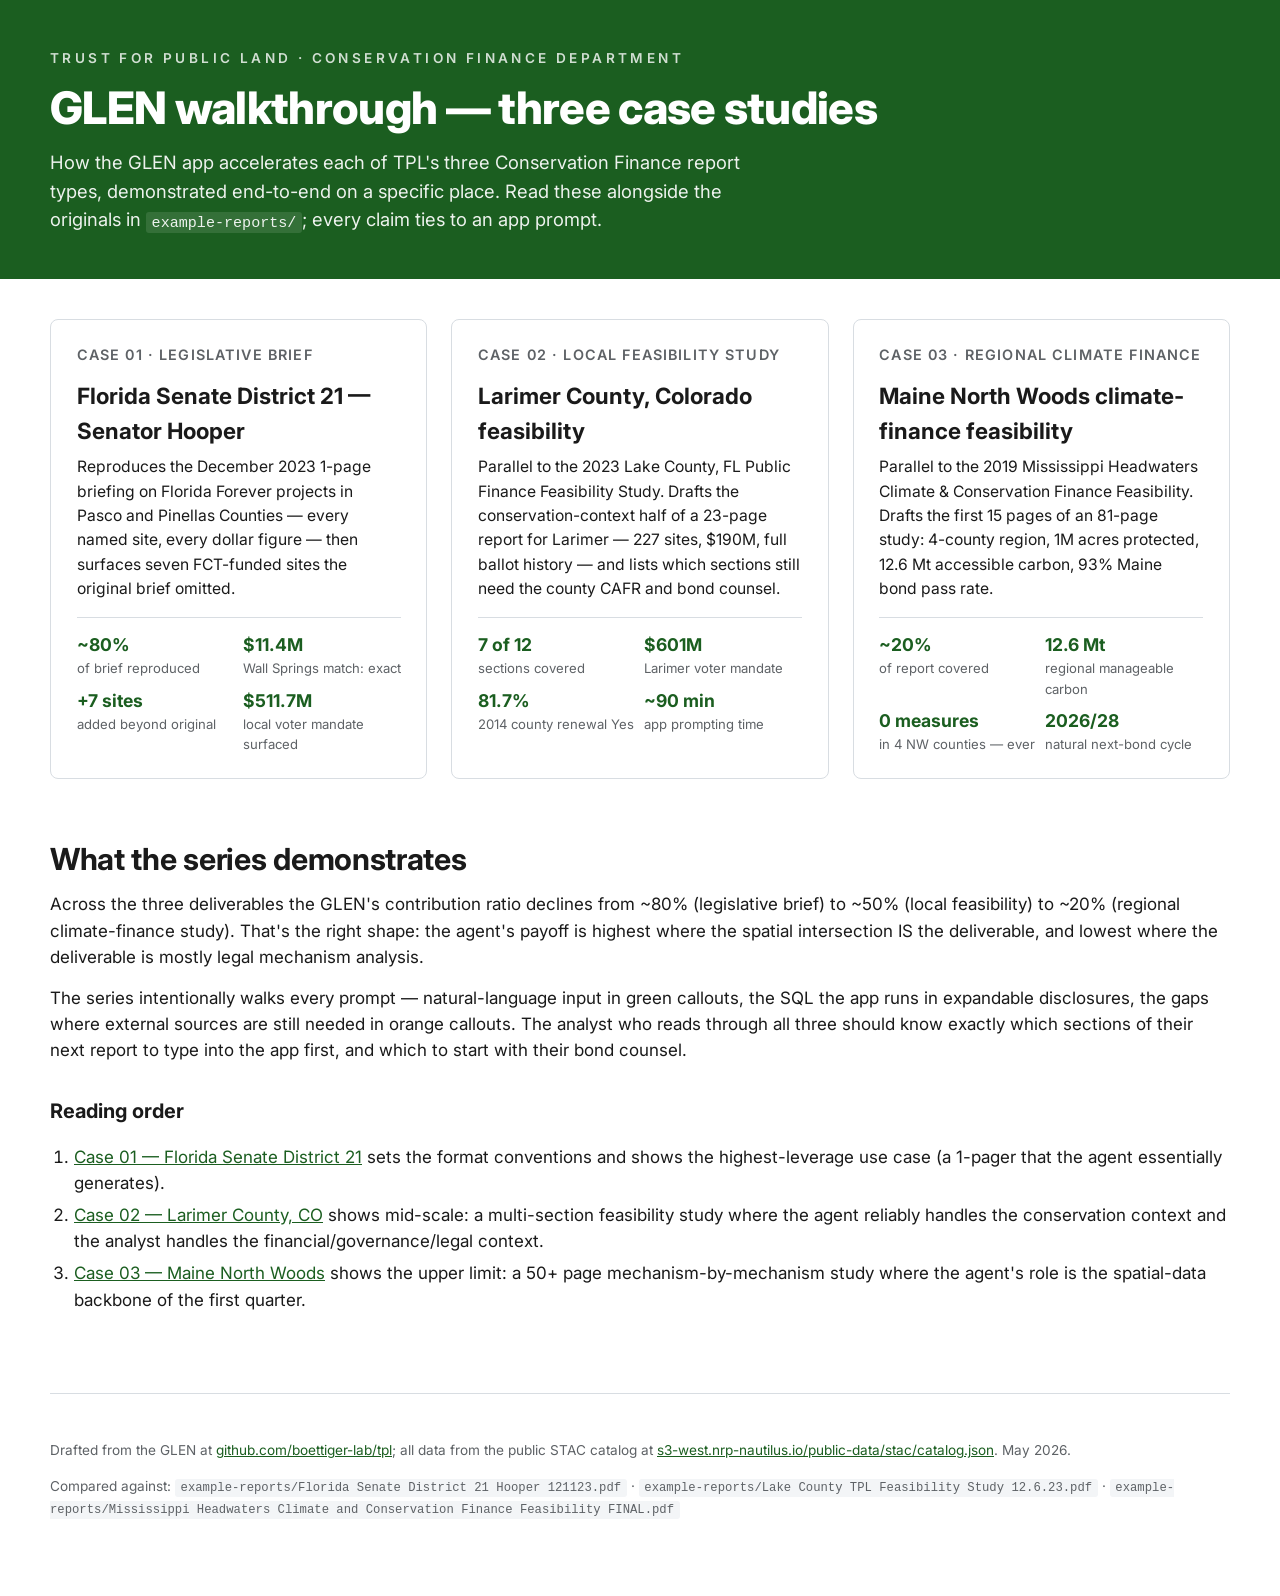
<file: case-studies/index.html>
<!doctype html>
<html lang="en">
<head>
<meta charset="utf-8">
<meta name="viewport" content="width=device-width, initial-scale=1">
<title>GLEN Walkthrough — Case Study Series</title>
<link href="https://fonts.googleapis.com/css2?family=Inter:wght@400;500;600;700;800&display=swap" rel="stylesheet">
<link rel="stylesheet" href="assets/walkthrough.css">
<style>
  .grid { display: grid; grid-template-columns: repeat(auto-fit, minmax(330px, 1fr));
          gap: 1.5rem; margin: 2.5rem 0 4rem; }
  .card { border: 1px solid var(--tpl-rule); border-radius: 8px; padding: 1.5rem 1.6rem;
          background: var(--tpl-bg); transition: box-shadow .15s, transform .15s; }
  .card:hover { box-shadow: 0 6px 20px rgba(0,0,0,.07); transform: translateY(-2px); }
  .card h3 { margin: 0 0 .4rem; font-size: 1.4rem; color: var(--tpl-ink); }
  .card h3 a { color: inherit; text-decoration: none; }
  .card .place { color: var(--tpl-muted); font-size: .9rem;
                 text-transform: uppercase; letter-spacing: .08em;
                 margin: 0 0 .8rem; font-weight: 600; }
  .card p { margin: .4rem 0; font-size: .98rem; }
  .card .stats { margin: 1rem 0 0; padding-top: .8rem;
                 border-top: 1px solid var(--tpl-rule);
                 display: grid; grid-template-columns: 1fr 1fr; gap: .5rem;
                 font-size: .82rem; color: var(--tpl-muted); }
  .card .stats b { color: var(--tpl-green); font-size: 1.1rem; display: block; }
</style>
</head>
<body>

<header class="banner">
  <div class="page">
    <div class="eyebrow">Trust for Public Land · Conservation Finance Department</div>
    <h1>GLEN walkthrough — three case studies</h1>
    <p>How the GLEN app accelerates each of TPL's three Conservation
       Finance report types, demonstrated end-to-end on a specific place.
       Read these alongside the originals in <code>example-reports/</code>;
       every claim ties to an app prompt.</p>
  </div>
</header>

<main class="page">

<div class="grid">
  <div class="card">
    <p class="place">Case 01 · Legislative brief</p>
    <h3><a href="florida-sd21.html">Florida Senate District 21 — Senator Hooper</a></h3>
    <p>Reproduces the December 2023 1-page briefing on Florida Forever
       projects in Pasco and Pinellas Counties — every named site, every
       dollar figure — then surfaces seven FCT-funded sites the original
       brief omitted.</p>
    <div class="stats">
      <div><b>~80%</b>of brief reproduced</div>
      <div><b>$11.4M</b>Wall Springs match: exact</div>
      <div><b>+7 sites</b>added beyond original</div>
      <div><b>$511.7M</b>local voter mandate surfaced</div>
    </div>
  </div>

  <div class="card">
    <p class="place">Case 02 · Local feasibility study</p>
    <h3><a href="larimer-co.html">Larimer County, Colorado feasibility</a></h3>
    <p>Parallel to the 2023 Lake County, FL Public Finance Feasibility
       Study.  Drafts the conservation-context half of a 23-page report
       for Larimer — 227 sites, $190M, full ballot history — and lists
       which sections still need the county CAFR and bond counsel.</p>
    <div class="stats">
      <div><b>7 of 12</b>sections covered</div>
      <div><b>$601M</b>Larimer voter mandate</div>
      <div><b>81.7%</b>2014 county renewal Yes</div>
      <div><b>~90 min</b>app prompting time</div>
    </div>
  </div>

  <div class="card">
    <p class="place">Case 03 · Regional climate finance</p>
    <h3><a href="maine-northwoods.html">Maine North Woods climate-finance feasibility</a></h3>
    <p>Parallel to the 2019 Mississippi Headwaters Climate &amp;
       Conservation Finance Feasibility.  Drafts the first 15 pages
       of an 81-page study: 4-county region, 1M acres protected,
       12.6 Mt accessible carbon, 93% Maine bond pass rate.</p>
    <div class="stats">
      <div><b>~20%</b>of report covered</div>
      <div><b>12.6 Mt</b>regional manageable carbon</div>
      <div><b>0 measures</b>in 4 NW counties — ever</div>
      <div><b>2026/28</b>natural next-bond cycle</div>
    </div>
  </div>
</div>

<h2 style="border:none; padding-top:0;">What the series demonstrates</h2>
<p>Across the three deliverables the GLEN's contribution ratio
declines from ~80% (legislative brief) to ~50% (local feasibility) to
~20% (regional climate-finance study).  That's the right shape: the
agent's payoff is highest where the spatial intersection IS the
deliverable, and lowest where the deliverable is mostly legal mechanism
analysis.</p>

<p>The series intentionally walks every prompt — natural-language input
in green callouts, the SQL the app runs in expandable disclosures, the
gaps where external sources are still needed in orange callouts.  The
analyst who reads through all three should know exactly which sections
of their next report to type into the app first, and which to start
with their bond counsel.</p>

<h3>Reading order</h3>
<ol>
  <li><a href="florida-sd21.html">Case 01 — Florida Senate District 21</a>
      sets the format conventions and shows the highest-leverage
      use case (a 1-pager that the agent essentially generates).</li>
  <li><a href="larimer-co.html">Case 02 — Larimer County, CO</a>
      shows mid-scale: a multi-section feasibility study where the
      agent reliably handles the conservation context and the analyst
      handles the financial/governance/legal context.</li>
  <li><a href="maine-northwoods.html">Case 03 — Maine North Woods</a>
      shows the upper limit: a 50+ page mechanism-by-mechanism study
      where the agent's role is the spatial-data backbone of the
      first quarter.</li>
</ol>

<footer class="foot" style="margin-top:5rem">
  <p>Drafted from the GLEN at
     <a href="https://github.com/boettiger-lab/tpl">github.com/boettiger-lab/tpl</a>;
     all data from the public STAC catalog at
     <a href="https://s3-west.nrp-nautilus.io/public-data/stac/catalog.json">s3-west.nrp-nautilus.io/public-data/stac/catalog.json</a>.
     May 2026.</p>
  <p>Compared against:
     <code>example-reports/Florida Senate District 21 Hooper 121123.pdf</code> ·
     <code>example-reports/Lake County TPL Feasibility Study 12.6.23.pdf</code> ·
     <code>example-reports/Mississippi Headwaters Climate and Conservation Finance Feasibility FINAL.pdf</code>
  </p>
</footer>

</main>

</body>
</html>
</file>
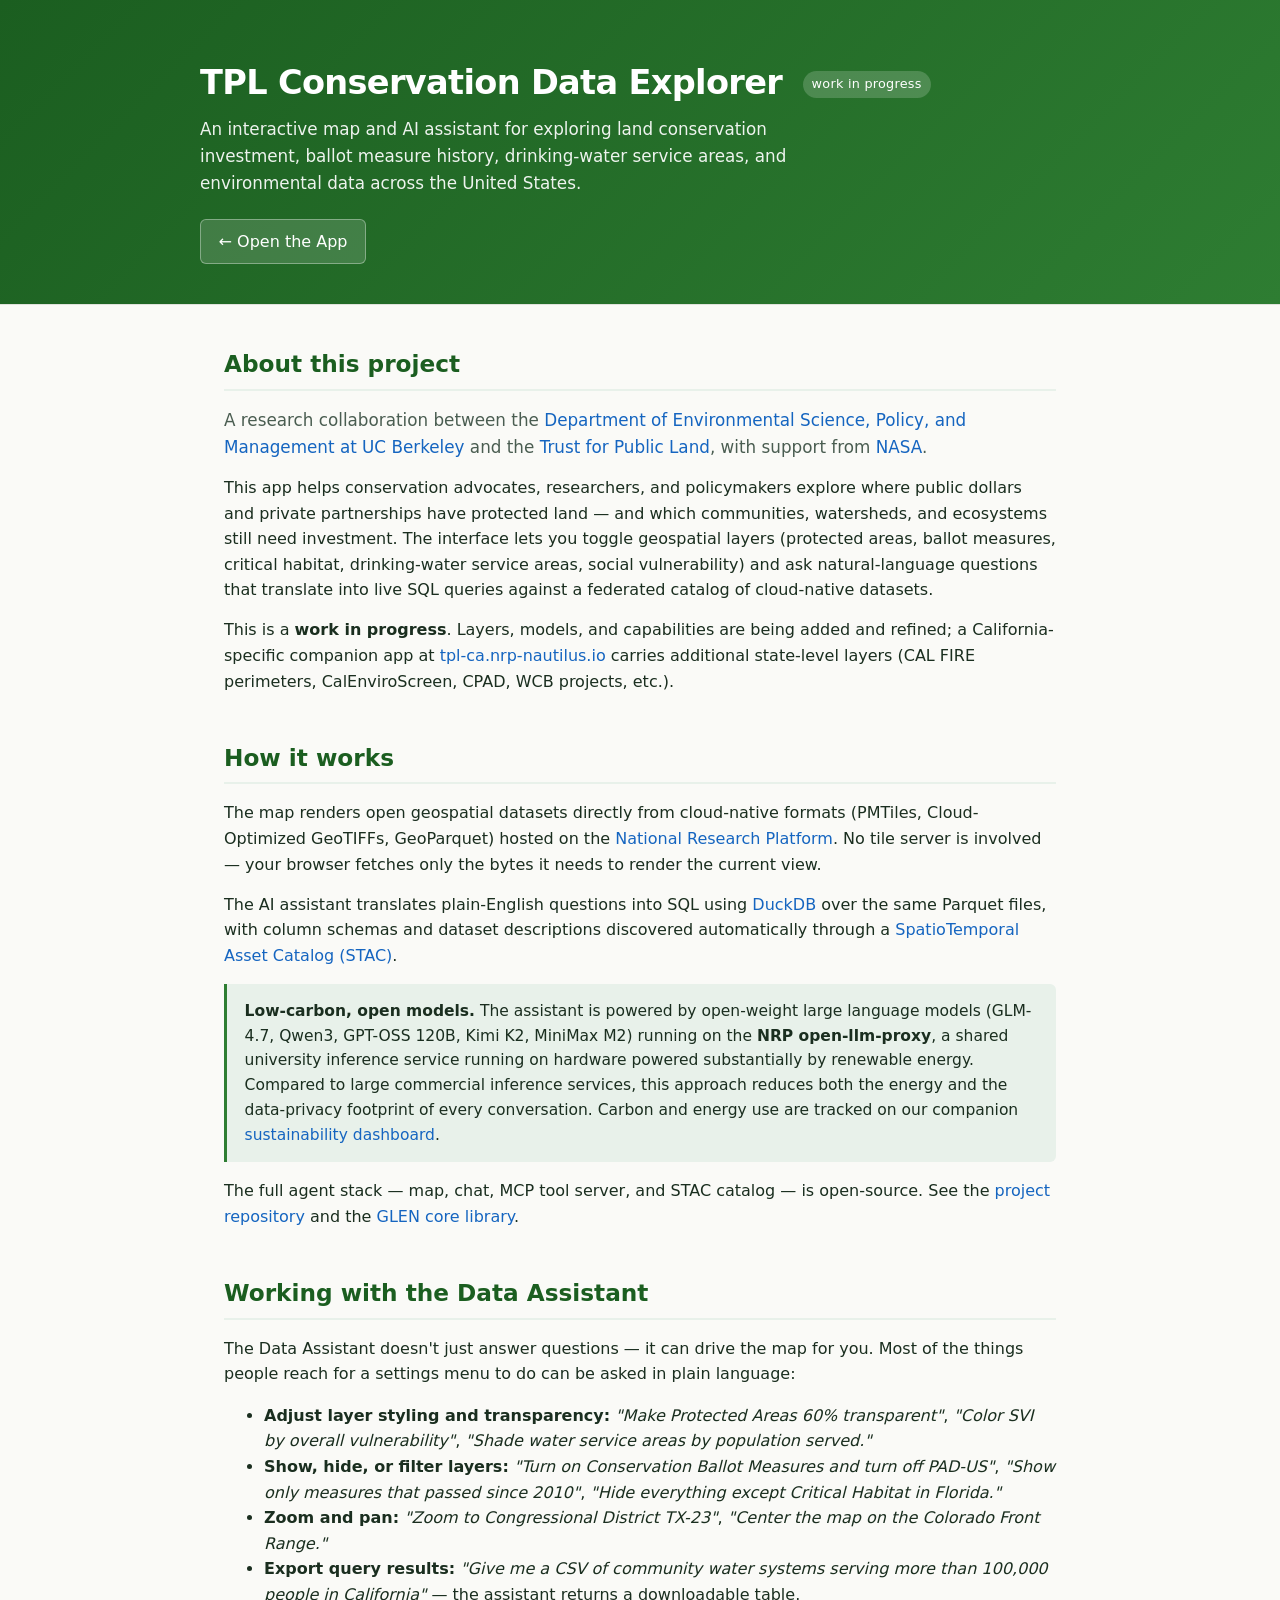
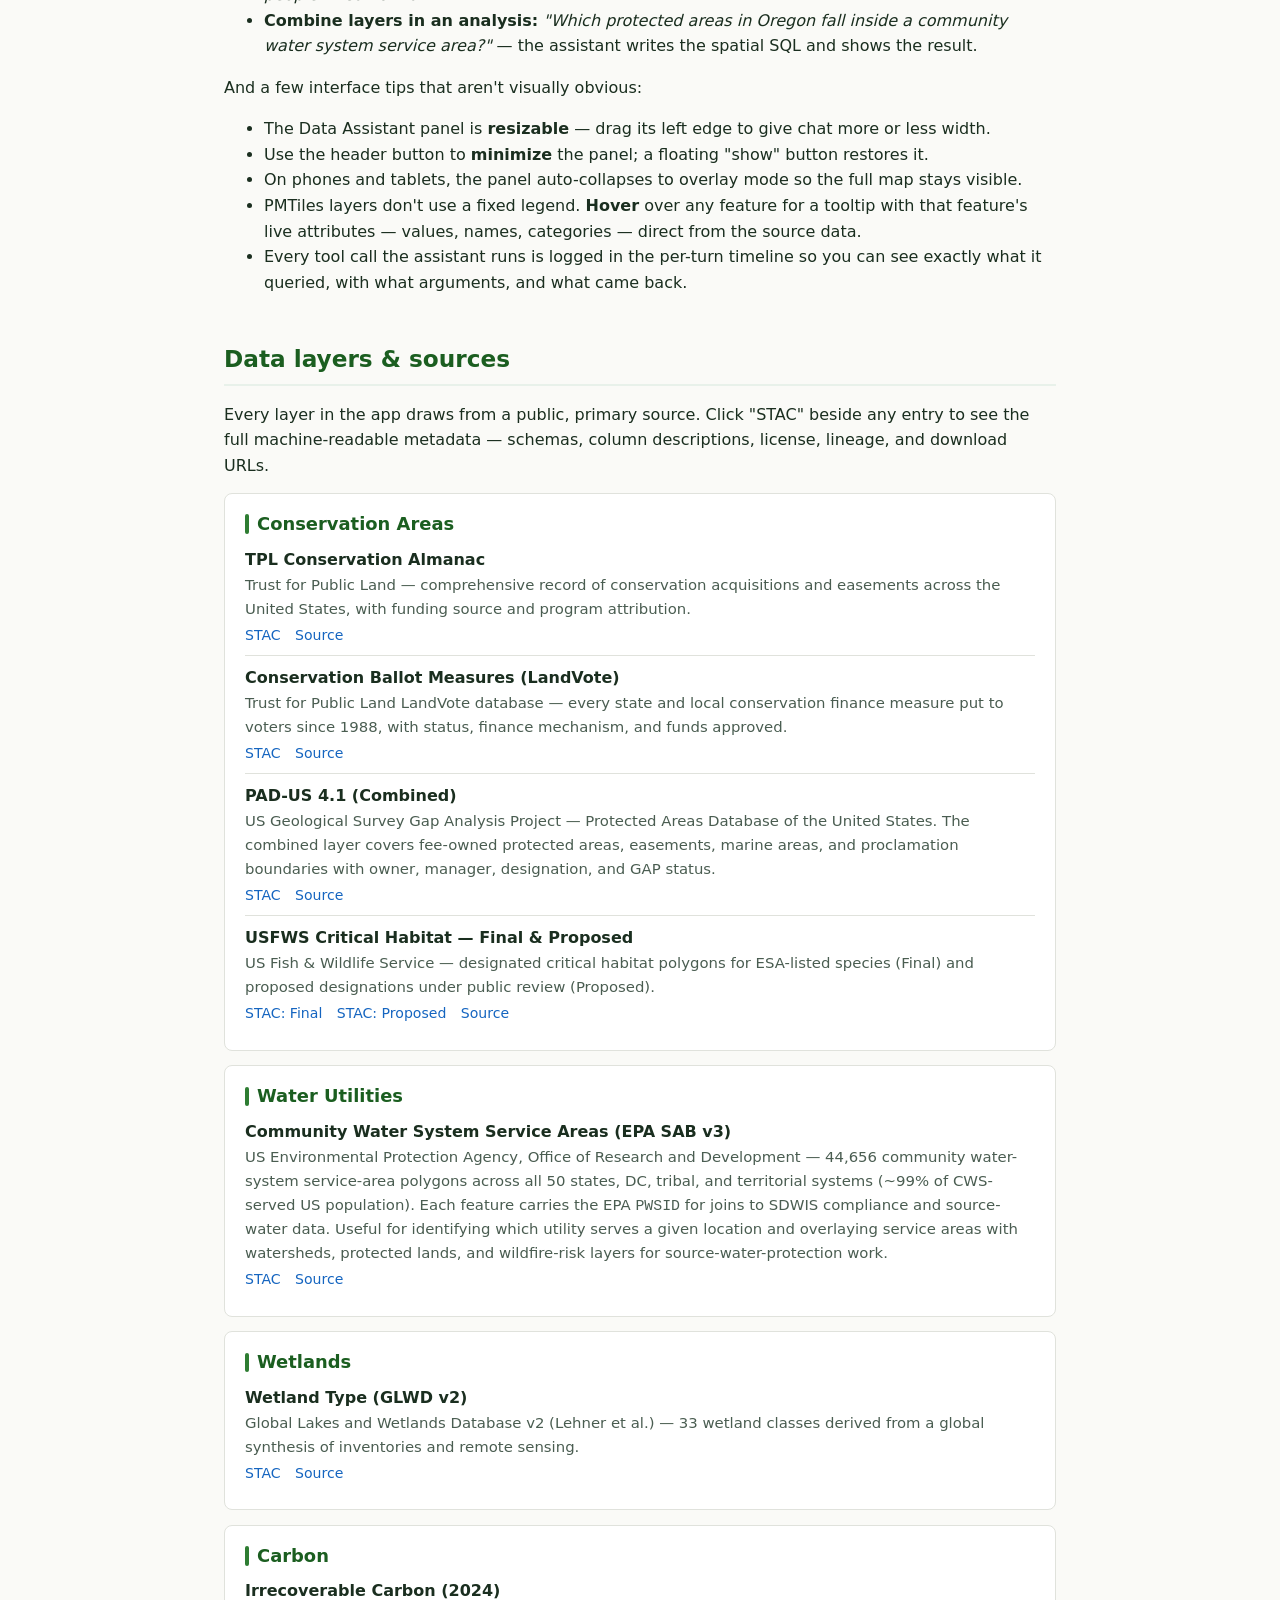
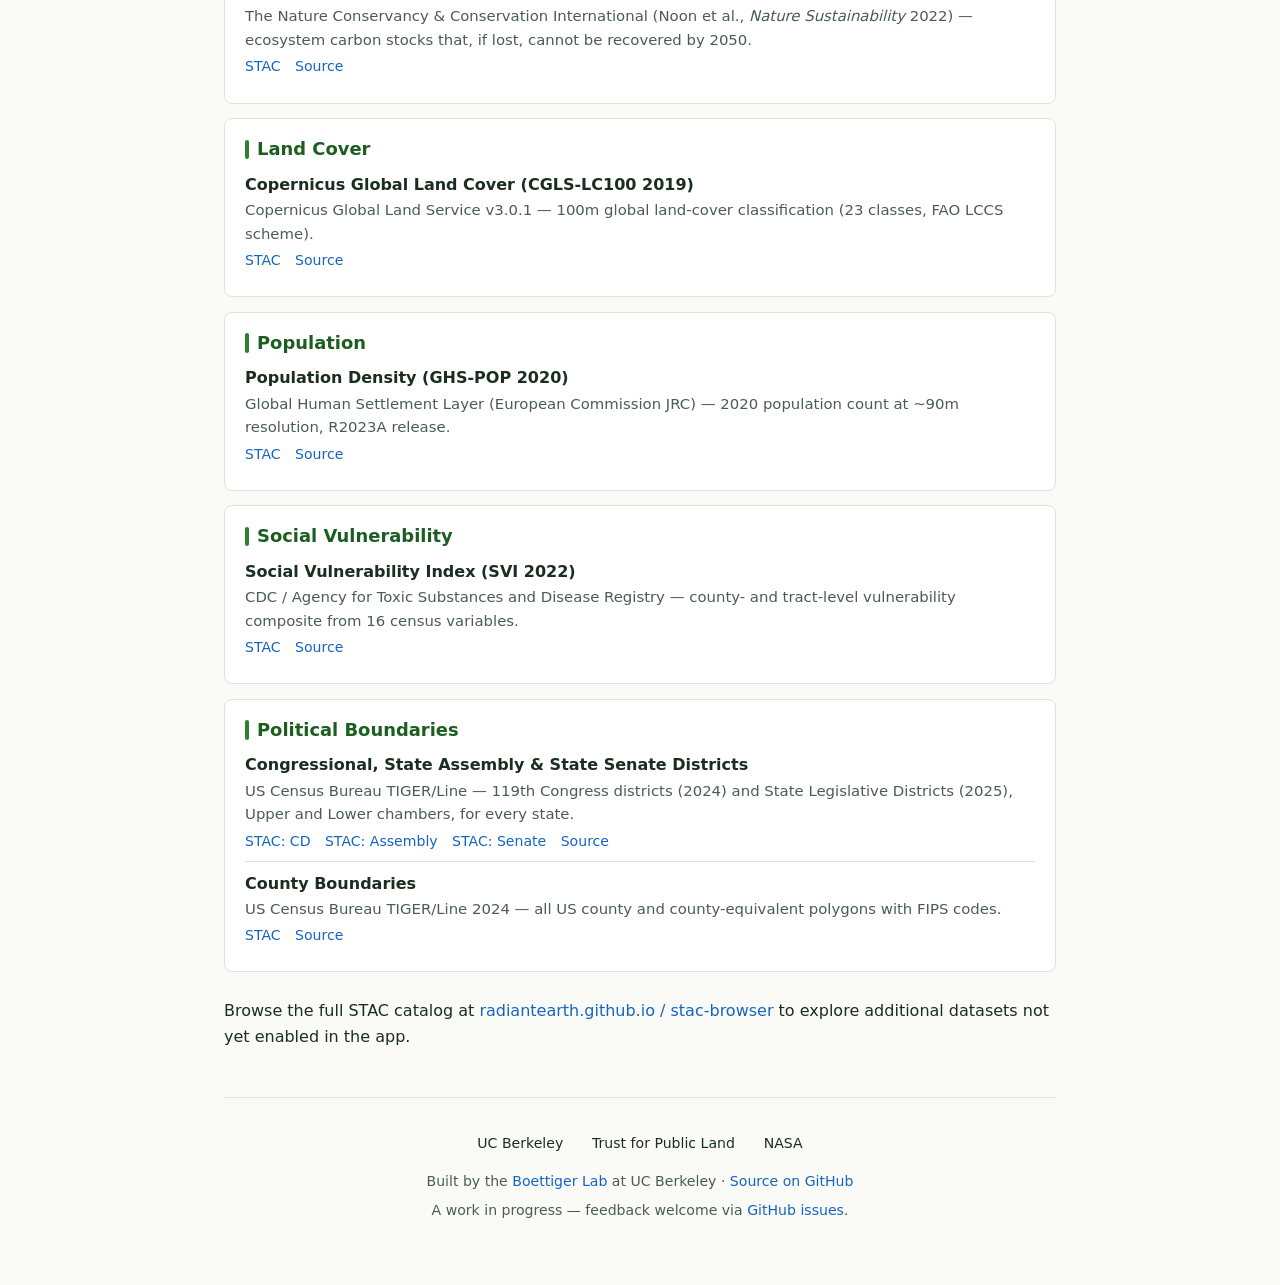
<file: docs.html>
<!DOCTYPE html>
<html lang="en">
<head>
<meta charset="UTF-8">
<meta name="viewport" content="width=device-width, initial-scale=1.0">
<title>About — TPL Conservation Data Explorer</title>
<style>
:root {
    --ink: #1a2e1f;
    --ink-soft: #4a5d51;
    --paper: #fafaf7;
    --rule: #e0e2dc;
    --accent: #2e7d32;
    --accent-dark: #1b5e20;
    --accent-soft: #e8f1ea;
    --link: #1565c0;
    --max: 880px;
}

* { box-sizing: border-box; }

html, body {
    margin: 0;
    padding: 0;
    background: var(--paper);
    color: var(--ink);
    font-family: -apple-system, BlinkMacSystemFont, "Segoe UI", system-ui, sans-serif;
    font-size: 16px;
    line-height: 1.6;
}

a { color: var(--link); text-decoration: none; }
a:hover { text-decoration: underline; }

header.hero {
    background: linear-gradient(135deg, var(--accent-dark) 0%, var(--accent) 100%);
    color: #fff;
    padding: 3.5rem 1.5rem 2.5rem;
    border-bottom: 1px solid var(--rule);
}
.hero-inner {
    max-width: var(--max);
    margin: 0 auto;
}
.hero h1 {
    font-size: 2.1rem;
    margin: 0 0 0.4rem 0;
    font-weight: 600;
    letter-spacing: -0.02em;
}
.hero .tag {
    font-size: 1.05rem;
    opacity: 0.92;
    margin: 0 0 1.4rem 0;
    max-width: 60ch;
}
.hero .cta {
    display: inline-block;
    background: rgba(255,255,255,0.15);
    color: #fff;
    padding: 0.55rem 1.1rem;
    border-radius: 6px;
    border: 1px solid rgba(255,255,255,0.35);
    font-weight: 500;
    transition: background 0.15s;
}
.hero .cta:hover { background: rgba(255,255,255,0.28); text-decoration: none; }
.hero .badge {
    display: inline-block;
    margin-left: 0.6rem;
    padding: 0.18rem 0.55rem;
    border-radius: 999px;
    background: rgba(255,255,255,0.18);
    font-size: 0.8rem;
    font-weight: 500;
    letter-spacing: 0.02em;
    vertical-align: middle;
}

main {
    max-width: var(--max);
    margin: 0 auto;
    padding: 2.5rem 1.5rem 4rem;
}

section { margin-bottom: 2.8rem; }

h2 {
    font-size: 1.45rem;
    color: var(--accent-dark);
    border-bottom: 2px solid var(--accent-soft);
    padding-bottom: 0.4rem;
    margin: 0 0 1rem 0;
    font-weight: 600;
}
h3 {
    font-size: 1.12rem;
    color: var(--ink);
    margin: 1.4rem 0 0.5rem 0;
    font-weight: 600;
}
p { margin: 0.5rem 0 0.9rem; }
p.lede { font-size: 1.05rem; color: var(--ink-soft); }

.layer-group {
    background: #fff;
    border: 1px solid var(--rule);
    border-radius: 8px;
    padding: 1rem 1.25rem;
    margin: 0.9rem 0;
}
.layer-group h3 {
    margin-top: 0;
    color: var(--accent-dark);
    display: flex;
    align-items: center;
    gap: 0.5rem;
}
.layer-group h3::before {
    content: "";
    display: inline-block;
    width: 4px;
    height: 1.1em;
    background: var(--accent);
    border-radius: 2px;
}
.layer {
    padding: 0.55rem 0;
    border-top: 1px solid var(--rule);
}
.layer:first-of-type { border-top: 0; padding-top: 0; }
.layer .name {
    font-weight: 600;
    color: var(--ink);
}
.layer .source {
    color: var(--ink-soft);
    font-size: 0.93rem;
    margin: 0.1rem 0 0.15rem;
}
.layer .links {
    font-size: 0.88rem;
}
.layer .links a { margin-right: 0.9rem; }

.callout {
    background: var(--accent-soft);
    border-left: 3px solid var(--accent);
    padding: 0.9rem 1.1rem;
    border-radius: 0 6px 6px 0;
    margin: 1rem 0;
    font-size: 0.97rem;
}

.foot {
    text-align: center;
    color: var(--ink-soft);
    font-size: 0.88rem;
    margin-top: 3rem;
    padding-top: 1.5rem;
    border-top: 1px solid var(--rule);
}
.foot .partners {
    display: flex;
    justify-content: center;
    gap: 1.8rem;
    flex-wrap: wrap;
    margin: 0.6rem 0 1rem;
    font-weight: 500;
    color: var(--ink);
}

@media (max-width: 600px) {
    .hero h1 { font-size: 1.6rem; }
    main { padding: 1.5rem 1rem 3rem; }
    h2 { font-size: 1.2rem; }
}
</style>
</head>
<body>

<header class="hero">
    <div class="hero-inner">
        <h1>TPL Conservation Data Explorer
            <span class="badge">work in progress</span>
        </h1>
        <p class="tag">An interactive map and AI assistant for exploring land conservation investment, ballot measure history, drinking-water service areas, and environmental data across the United States.</p>
        <a href="/" class="cta">← Open the App</a>
    </div>
</header>

<main>

<section>
    <h2>About this project</h2>
    <p class="lede">A research collaboration between the <a href="https://espm.berkeley.edu" target="_blank" rel="noopener">Department of Environmental Science, Policy, and Management at UC Berkeley</a> and the <a href="https://www.tpl.org" target="_blank" rel="noopener">Trust for Public Land</a>, with support from <a href="https://www.nasa.gov" target="_blank" rel="noopener">NASA</a>.</p>
    <p>This app helps conservation advocates, researchers, and policymakers explore where public dollars and private partnerships have protected land — and which communities, watersheds, and ecosystems still need investment. The interface lets you toggle geospatial layers (protected areas, ballot measures, critical habitat, drinking-water service areas, social vulnerability) and ask natural-language questions that translate into live SQL queries against a federated catalog of cloud-native datasets.</p>
    <p>This is a <strong>work in progress</strong>. Layers, models, and capabilities are being added and refined; a California-specific companion app at <a href="https://tpl-ca.nrp-nautilus.io" target="_blank" rel="noopener">tpl-ca.nrp-nautilus.io</a> carries additional state-level layers (CAL FIRE perimeters, CalEnviroScreen, CPAD, WCB projects, etc.).</p>
</section>

<section>
    <h2>How it works</h2>
    <p>The map renders open geospatial datasets directly from cloud-native formats (PMTiles, Cloud-Optimized GeoTIFFs, GeoParquet) hosted on the <a href="https://nrp.ai" target="_blank" rel="noopener">National Research Platform</a>. No tile server is involved — your browser fetches only the bytes it needs to render the current view.</p>
    <p>The AI assistant translates plain-English questions into SQL using <a href="https://duckdb.org" target="_blank" rel="noopener">DuckDB</a> over the same Parquet files, with column schemas and dataset descriptions discovered automatically through a <a href="https://stacspec.org" target="_blank" rel="noopener">SpatioTemporal Asset Catalog (STAC)</a>.</p>

    <div class="callout">
        <strong>Low-carbon, open models.</strong> The assistant is powered by open-weight large language models (GLM-4.7, Qwen3, GPT-OSS 120B, Kimi K2, MiniMax M2) running on the <strong>NRP open-llm-proxy</strong>, a shared university inference service running on hardware powered substantially by renewable energy. Compared to large commercial inference services, this approach reduces both the energy and the data-privacy footprint of every conversation. Carbon and energy use are tracked on our companion <a href="https://carbon-dashboard.nrp-nautilus.io" target="_blank" rel="noopener">sustainability dashboard</a>.
    </div>

    <p>The full agent stack — map, chat, MCP tool server, and STAC catalog — is open-source. See the <a href="https://github.com/boettiger-lab/tpl" target="_blank" rel="noopener">project repository</a> and the <a href="https://github.com/SchmidtDSE/glen" target="_blank" rel="noopener">GLEN core library</a>.</p>
</section>

<section>
    <h2>Working with the Data Assistant</h2>
    <p>The Data Assistant doesn't just answer questions — it can drive the map for you. Most of the things people reach for a settings menu to do can be asked in plain language:</p>
    <ul>
        <li><strong>Adjust layer styling and transparency:</strong> <em>"Make Protected Areas 60% transparent"</em>, <em>"Color SVI by overall vulnerability"</em>, <em>"Shade water service areas by population served."</em></li>
        <li><strong>Show, hide, or filter layers:</strong> <em>"Turn on Conservation Ballot Measures and turn off PAD-US"</em>, <em>"Show only measures that passed since 2010"</em>, <em>"Hide everything except Critical Habitat in Florida."</em></li>
        <li><strong>Zoom and pan:</strong> <em>"Zoom to Congressional District TX-23"</em>, <em>"Center the map on the Colorado Front Range."</em></li>
        <li><strong>Export query results:</strong> <em>"Give me a CSV of community water systems serving more than 100,000 people in California"</em> — the assistant returns a downloadable table.</li>
        <li><strong>Combine layers in an analysis:</strong> <em>"Which protected areas in Oregon fall inside a community water system service area?"</em> — the assistant writes the spatial SQL and shows the result.</li>
    </ul>
    <p>And a few interface tips that aren't visually obvious:</p>
    <ul>
        <li>The Data Assistant panel is <strong>resizable</strong> — drag its left edge to give chat more or less width.</li>
        <li>Use the header button to <strong>minimize</strong> the panel; a floating "show" button restores it.</li>
        <li>On phones and tablets, the panel auto-collapses to overlay mode so the full map stays visible.</li>
        <li>PMTiles layers don't use a fixed legend. <strong>Hover</strong> over any feature for a tooltip with that feature's live attributes — values, names, categories — direct from the source data.</li>
        <li>Every tool call the assistant runs is logged in the per-turn timeline so you can see exactly what it queried, with what arguments, and what came back.</li>
    </ul>
</section>

<section>
    <h2>Data layers &amp; sources</h2>
    <p>Every layer in the app draws from a public, primary source. Click "STAC" beside any entry to see the full machine-readable metadata — schemas, column descriptions, license, lineage, and download URLs.</p>

    <div class="layer-group">
        <h3>Conservation Areas</h3>
        <div class="layer">
            <div class="name">TPL Conservation Almanac</div>
            <div class="source">Trust for Public Land — comprehensive record of conservation acquisitions and easements across the United States, with funding source and program attribution.</div>
            <div class="links"><a href="https://radiantearth.github.io/stac-browser/#/external/s3-west.nrp-nautilus.io/public-tpl/conservation-almanac-2024-sites/stac-collection.json" target="_blank" rel="noopener">STAC</a><a href="https://www.tpl.org/conservation-almanac" target="_blank" rel="noopener">Source</a></div>
        </div>
        <div class="layer">
            <div class="name">Conservation Ballot Measures (LandVote)</div>
            <div class="source">Trust for Public Land LandVote database — every state and local conservation finance measure put to voters since 1988, with status, finance mechanism, and funds approved.</div>
            <div class="links"><a href="https://radiantearth.github.io/stac-browser/#/external/s3-west.nrp-nautilus.io/public-tpl/landvote/stac-collection.json" target="_blank" rel="noopener">STAC</a><a href="https://landvote.org" target="_blank" rel="noopener">Source</a></div>
        </div>
        <div class="layer">
            <div class="name">PAD-US 4.1 (Combined)</div>
            <div class="source">US Geological Survey Gap Analysis Project — Protected Areas Database of the United States. The combined layer covers fee-owned protected areas, easements, marine areas, and proclamation boundaries with owner, manager, designation, and GAP status.</div>
            <div class="links"><a href="https://radiantearth.github.io/stac-browser/#/external/s3-west.nrp-nautilus.io/public-padus/padus-4-1/combined/stac-collection.json" target="_blank" rel="noopener">STAC</a><a href="https://www.usgs.gov/programs/gap-analysis-project/science/protected-areas" target="_blank" rel="noopener">Source</a></div>
        </div>
        <div class="layer">
            <div class="name">USFWS Critical Habitat — Final &amp; Proposed</div>
            <div class="source">US Fish &amp; Wildlife Service — designated critical habitat polygons for ESA-listed species (Final) and proposed designations under public review (Proposed).</div>
            <div class="links"><a href="https://radiantearth.github.io/stac-browser/#/external/s3-west.nrp-nautilus.io/public-usfws/critical-habitat/final/stac-collection.json" target="_blank" rel="noopener">STAC: Final</a><a href="https://radiantearth.github.io/stac-browser/#/external/s3-west.nrp-nautilus.io/public-usfws/critical-habitat/proposed/stac-collection.json" target="_blank" rel="noopener">STAC: Proposed</a><a href="https://www.fws.gov/program/endangered-species/critical-habitat" target="_blank" rel="noopener">Source</a></div>
        </div>
    </div>

    <div class="layer-group">
        <h3>Water Utilities</h3>
        <div class="layer">
            <div class="name">Community Water System Service Areas (EPA SAB v3)</div>
            <div class="source">US Environmental Protection Agency, Office of Research and Development — 44,656 community water-system service-area polygons across all 50 states, DC, tribal, and territorial systems (~99% of CWS-served US population). Each feature carries the EPA <code>PWSID</code> for joins to SDWIS compliance and source-water data. Useful for identifying which utility serves a given location and overlaying service areas with watersheds, protected lands, and wildfire-risk layers for source-water-protection work.</div>
            <div class="links"><a href="https://radiantearth.github.io/stac-browser/#/external/s3-west.nrp-nautilus.io/public-epa-water/epa-sab-v3/cws/stac-collection.json" target="_blank" rel="noopener">STAC</a><a href="https://www.epa.gov/ground-water-and-drinking-water/community-water-system-service-area-boundaries" target="_blank" rel="noopener">Source</a></div>
        </div>
    </div>

    <div class="layer-group">
        <h3>Wetlands</h3>
        <div class="layer">
            <div class="name">Wetland Type (GLWD v2)</div>
            <div class="source">Global Lakes and Wetlands Database v2 (Lehner et al.) — 33 wetland classes derived from a global synthesis of inventories and remote sensing.</div>
            <div class="links"><a href="https://radiantearth.github.io/stac-browser/#/external/s3-west.nrp-nautilus.io/public-wetlands/glwd/stac-collection.json" target="_blank" rel="noopener">STAC</a><a href="https://www.worldwildlife.org/publications/global-lakes-and-wetlands-database-lakes-and-wetlands-grid-level-3" target="_blank" rel="noopener">Source</a></div>
        </div>
    </div>

    <div class="layer-group">
        <h3>Carbon</h3>
        <div class="layer">
            <div class="name">Irrecoverable Carbon (2024)</div>
            <div class="source">The Nature Conservancy &amp; Conservation International (Noon et al., <em>Nature Sustainability</em> 2022) — ecosystem carbon stocks that, if lost, cannot be recovered by 2050.</div>
            <div class="links"><a href="https://radiantearth.github.io/stac-browser/#/external/s3-west.nrp-nautilus.io/public-carbon/stac-collection.json" target="_blank" rel="noopener">STAC</a><a href="https://www.conservation.org/projects/irrecoverable-carbon" target="_blank" rel="noopener">Source</a></div>
        </div>
    </div>

    <div class="layer-group">
        <h3>Land Cover</h3>
        <div class="layer">
            <div class="name">Copernicus Global Land Cover (CGLS-LC100 2019)</div>
            <div class="source">Copernicus Global Land Service v3.0.1 — 100m global land-cover classification (23 classes, FAO LCCS scheme).</div>
            <div class="links"><a href="https://radiantearth.github.io/stac-browser/#/external/s3-west.nrp-nautilus.io/public-land-cover/cgls-lc100-2019/stac-collection.json" target="_blank" rel="noopener">STAC</a><a href="https://land.copernicus.eu/global/products/lc" target="_blank" rel="noopener">Source</a></div>
        </div>
    </div>

    <div class="layer-group">
        <h3>Population</h3>
        <div class="layer">
            <div class="name">Population Density (GHS-POP 2020)</div>
            <div class="source">Global Human Settlement Layer (European Commission JRC) — 2020 population count at ~90m resolution, R2023A release.</div>
            <div class="links"><a href="https://radiantearth.github.io/stac-browser/#/external/s3-west.nrp-nautilus.io/public-high-seas/ghs-pop-2020/stac-collection.json" target="_blank" rel="noopener">STAC</a><a href="https://human-settlement.emergency.copernicus.eu/ghs_pop.php" target="_blank" rel="noopener">Source</a></div>
        </div>
    </div>

    <div class="layer-group">
        <h3>Social Vulnerability</h3>
        <div class="layer">
            <div class="name">Social Vulnerability Index (SVI 2022)</div>
            <div class="source">CDC / Agency for Toxic Substances and Disease Registry — county- and tract-level vulnerability composite from 16 census variables.</div>
            <div class="links"><a href="https://radiantearth.github.io/stac-browser/#/external/s3-west.nrp-nautilus.io/public-social-vulnerability/2022/stac-collection.json" target="_blank" rel="noopener">STAC</a><a href="https://www.atsdr.cdc.gov/place-health/php/svi/" target="_blank" rel="noopener">Source</a></div>
        </div>
    </div>

    <div class="layer-group">
        <h3>Political Boundaries</h3>
        <div class="layer">
            <div class="name">Congressional, State Assembly &amp; State Senate Districts</div>
            <div class="source">US Census Bureau TIGER/Line — 119th Congress districts (2024) and State Legislative Districts (2025), Upper and Lower chambers, for every state.</div>
            <div class="links"><a href="https://radiantearth.github.io/stac-browser/#/external/s3-west.nrp-nautilus.io/public-census/census-2024/cd/stac-collection.json" target="_blank" rel="noopener">STAC: CD</a><a href="https://radiantearth.github.io/stac-browser/#/external/s3-west.nrp-nautilus.io/public-census/census-2025/sldl/stac-collection.json" target="_blank" rel="noopener">STAC: Assembly</a><a href="https://radiantearth.github.io/stac-browser/#/external/s3-west.nrp-nautilus.io/public-census/census-2025/sldu/stac-collection.json" target="_blank" rel="noopener">STAC: Senate</a><a href="https://www.census.gov/geographies/mapping-files/time-series/geo/tiger-line-file.html" target="_blank" rel="noopener">Source</a></div>
        </div>
        <div class="layer">
            <div class="name">County Boundaries</div>
            <div class="source">US Census Bureau TIGER/Line 2024 — all US county and county-equivalent polygons with FIPS codes.</div>
            <div class="links"><a href="https://radiantearth.github.io/stac-browser/#/external/s3-west.nrp-nautilus.io/public-census/census-2024/county/stac-collection.json" target="_blank" rel="noopener">STAC</a><a href="https://www.census.gov/geographies/mapping-files/time-series/geo/tiger-line-file.html" target="_blank" rel="noopener">Source</a></div>
        </div>
    </div>

    <p style="margin-top: 1.6rem;">Browse the full STAC catalog at <a href="https://radiantearth.github.io/stac-browser/#/external/s3-west.nrp-nautilus.io/public-data/stac/catalog.json" target="_blank" rel="noopener">radiantearth.github.io / stac-browser</a> to explore additional datasets not yet enabled in the app.</p>
</section>

<div class="foot">
    <div class="partners">
        <span>UC Berkeley</span>
        <span>Trust for Public Land</span>
        <span>NASA</span>
    </div>
    <div>Built by the <a href="https://github.com/boettiger-lab" target="_blank" rel="noopener">Boettiger Lab</a> at UC Berkeley · <a href="https://github.com/boettiger-lab/tpl" target="_blank" rel="noopener">Source on GitHub</a></div>
    <div style="margin-top:0.4rem;">A work in progress — feedback welcome via <a href="https://github.com/boettiger-lab/tpl/issues" target="_blank" rel="noopener">GitHub issues</a>.</div>
</div>

</main>

</body>
</html>
</file>
<file: case-studies/assets/walkthrough.css>
/* Case-study walkthrough — long-form scrolling page.
   Designed for the TPL Conservation Finance team. Light, print-friendly. */

:root {
  --tpl-green:    #1B5E20;
  --tpl-green-2:  #2E7D32;
  --tpl-green-3:  #66BB6A;
  --tpl-green-bg: #f0f7f1;
  --tpl-red:      #C62828;
  --tpl-blue:     #1565C0;
  --tpl-orange:   #E65100;
  --tpl-purple:   #6A1B9A;
  --tpl-ink:      #1a1a1a;
  --tpl-muted:    #5e6266;
  --tpl-rule:     #d8dde2;
  --tpl-tint:     #f7f9fb;
  --tpl-bg:       #ffffff;
}

html { scroll-behavior: smooth; }
body {
  margin: 0; padding: 0;
  font-family: "Inter", "Helvetica Neue", system-ui, sans-serif;
  color: var(--tpl-ink);
  background: var(--tpl-bg);
  line-height: 1.55;
  font-size: 17px;
}

/* Layout: centered column + occasional wide breakouts */
.page { max-width: 1180px; margin: 0 auto; padding: 0 2.5rem; }
.wide { max-width: 1380px; margin: 2rem auto; padding: 0 2.5rem; }

/* Banner */
.banner {
  background: var(--tpl-green);
  color: white;
  padding: 3rem 0 2.4rem;
  margin-bottom: 2rem;
}
.banner .eyebrow {
  text-transform: uppercase; letter-spacing: .25em;
  font-size: .85rem; font-weight: 600; opacity: .8; margin-bottom: 1rem;
}
.banner h1 {
  font-size: 2.8rem; line-height: 1.05; font-weight: 800;
  letter-spacing: -0.015em; margin: 0 0 1rem;
}
.banner p { font-size: 1.15rem; opacity: .92; max-width: 60ch; margin: .4rem 0; }
.banner .meta { font-size: .9rem; opacity: .75; margin-top: 1.5rem; }
.banner a { color: white; text-decoration: underline; }
.banner code, .banner .meta code {
  background: rgba(255,255,255,.12); color: white;
  padding: .1rem .35rem; border-radius: 3px;
  font-family: "Fira Mono", "SF Mono", Menlo, monospace;
  font-size: .82em;
}

/* Navigation */
.nav {
  position: sticky; top: 0; z-index: 50;
  background: rgba(255,255,255,.96);
  backdrop-filter: blur(8px);
  border-bottom: 1px solid var(--tpl-rule);
  padding: .8rem 2.5rem;
  font-size: .85rem;
}
.nav-inner { max-width: 1180px; margin: 0 auto; display: flex; gap: 1.4rem; flex-wrap: wrap; align-items: center; }
.nav a { color: var(--tpl-muted); text-decoration: none; }
.nav a:hover { color: var(--tpl-green); }
.nav .home { font-weight: 700; color: var(--tpl-ink); }

/* Headings */
h2 {
  font-size: 1.9rem; line-height: 1.1; font-weight: 700;
  margin: 3.5rem 0 .4rem; letter-spacing: -0.01em;
  border-top: 4px solid var(--tpl-green);
  padding-top: 1.4rem;
}
h2 .num {
  color: var(--tpl-green); font-weight: 800;
  margin-right: .6rem; font-variant-numeric: tabular-nums;
}
h3 { font-size: 1.25rem; font-weight: 700; margin: 2rem 0 .5rem; }
h4 { font-size: 1rem; font-weight: 600; color: var(--tpl-muted);
     text-transform: uppercase; letter-spacing: .1em; margin: 1.6rem 0 .5rem; }
.subtitle { color: var(--tpl-muted); font-size: 1.05rem; margin: 0 0 1.6rem; }

p { margin: .9rem 0; }
p code, li code { background: #f3f5f7; padding: .12rem .35rem; border-radius: 3px;
                  font-size: .9em; }

ul, ol { padding-left: 1.5rem; }
li { margin: .35rem 0; }

a { color: var(--tpl-green); }

/* Prompt box — the canonical "type this into the app" callout */
.prompt {
  background: var(--tpl-green-bg);
  border-left: 4px solid var(--tpl-green);
  border-radius: 6px;
  padding: 1.1rem 1.3rem;
  margin: 1.4rem 0;
  font-size: 1.05rem;
  position: relative;
}
.prompt::before {
  content: "▶ Type in the app";
  display: block;
  font-size: .78rem; font-weight: 700; letter-spacing: .12em;
  text-transform: uppercase; color: var(--tpl-green);
  margin-bottom: .55rem;
}
.prompt q {
  font-style: italic; color: var(--tpl-ink); display: block;
  font-size: 1.08rem; line-height: 1.45;
  quotes: """ """;
}

/* Response box — what the app returns */
.response {
  background: var(--tpl-tint);
  border-left: 4px solid var(--tpl-muted);
  border-radius: 6px;
  padding: 1rem 1.3rem;
  margin: 1.2rem 0;
  font-size: 1rem;
}
.response::before {
  content: "↳ The app replies";
  display: block;
  font-size: .78rem; font-weight: 700; letter-spacing: .12em;
  text-transform: uppercase; color: var(--tpl-muted);
  margin-bottom: .55rem;
}

/* Gap / caveat box */
.gap {
  background: #fff7f0;
  border-left: 4px solid var(--tpl-orange);
  border-radius: 6px;
  padding: .9rem 1.2rem;
  margin: 1.2rem 0;
  font-size: .96rem;
}
.gap:not(.tag)::before {
  content: "⚠ Where the app doesn't suffice";
  display: block;
  font-size: .78rem; font-weight: 700; letter-spacing: .12em;
  text-transform: uppercase; color: var(--tpl-orange);
  margin-bottom: .4rem;
}

/* Tables */
table.t {
  width: 100%; border-collapse: collapse;
  font-size: .95rem; margin: 1rem 0 1.4rem;
}
table.t th, table.t td {
  padding: .55rem .8rem;
  border-bottom: 1px solid var(--tpl-rule);
  text-align: right;
  font-variant-numeric: tabular-nums;
}
table.t th:first-child, table.t td:first-child { text-align: left; }
table.t thead th {
  color: var(--tpl-muted); font-weight: 600;
  text-transform: uppercase; letter-spacing: .07em;
  font-size: .78rem;
  border-bottom: 2px solid var(--tpl-ink);
}
table.t tbody tr.match { background: #f0f7f1; font-weight: 600; }
table.t tbody tr.match td:first-child::before {
  content: "✓ "; color: var(--tpl-green); font-weight: 800;
}
table.t tbody tr.new td:first-child::before {
  content: "+ "; color: var(--tpl-blue); font-weight: 800;
}

/* Side-by-side comparison */
.compare {
  display: grid; grid-template-columns: 1fr 1fr; gap: 1.2rem;
  margin: 1.4rem 0;
}
.compare > div {
  border: 1px solid var(--tpl-rule);
  border-radius: 6px;
  padding: 1rem 1.2rem;
  background: var(--tpl-bg);
}
.compare h4 { margin-top: 0; }

/* Map */
.map {
  height: 520px; width: 100%;
  border: 1px solid var(--tpl-rule); border-radius: 6px;
  margin: 1rem 0 .4rem;
}
.map.tall { height: 620px; }
.caption {
  font-size: .85rem; color: var(--tpl-muted);
  margin: 0 0 1.4rem; line-height: 1.45;
}

/* SQL disclosure */
details.sql {
  margin: .8rem 0 1.4rem; font-size: .9rem;
  border: 1px solid var(--tpl-rule); border-radius: 6px;
  background: var(--tpl-tint); padding: 0;
}
details.sql summary {
  cursor: pointer; padding: .6rem 1rem; color: var(--tpl-muted);
  font-weight: 600; font-size: .85rem; letter-spacing: .04em;
  list-style: none;
}
details.sql summary::before { content: "▶  "; }
details.sql[open] summary::before { content: "▼  "; }
details.sql pre {
  margin: 0; padding: 0 1.1rem 1rem; overflow-x: auto;
  font-family: "Fira Mono", "SF Mono", Menlo, monospace;
  font-size: .82rem; line-height: 1.45;
  color: var(--tpl-ink);
  background: transparent;
}

/* The draft brief at the end — styled to evoke the original 1-pager */
.brief {
  background: var(--tpl-bg);
  border: 1px solid var(--tpl-rule);
  padding: 2.5rem 3rem;
  margin: 2rem 0;
  border-radius: 6px;
  box-shadow: 0 1px 3px rgba(0,0,0,.05);
  font-size: 1rem;
}
.brief h2 {
  border: none; padding: 0; margin: 0 0 .2rem; font-size: 1.8rem;
  color: var(--tpl-ink);
}
.brief .brief-eyebrow {
  font-weight: 700; font-size: .95rem;
  letter-spacing: .04em; color: var(--tpl-ink);
  margin: 0 0 1rem;
}
.brief .brief-ask {
  background: #f0f7f1; border-left: 4px solid var(--tpl-green);
  padding: 1rem 1.2rem; margin: 1.2rem 0; font-size: 1rem;
}
.brief h3 {
  color: var(--tpl-green); border: none; margin: 1.6rem 0 .5rem;
  font-size: 1.05rem; font-weight: 700;
}
.brief ul { margin: .3rem 0 1.4rem; padding-left: 1.5rem; }
.brief li { margin: .2rem 0; }

/* Misc */
.kicker { color: var(--tpl-green); font-weight: 700; }
.dim { color: var(--tpl-muted); }
.tag {
  display: inline-block; padding: .12rem .55rem; border-radius: 3px;
  font-size: .72rem; font-weight: 700; letter-spacing: .06em;
  text-transform: uppercase;
}
.tag.match { background: #e6f3e8; color: var(--tpl-green); }
.tag.new   { background: #e3f2fd; color: var(--tpl-blue); }
.tag.gap   { background: #fff3e0; color: var(--tpl-orange); }

footer.foot {
  margin-top: 5rem; padding: 2rem 0 4rem;
  border-top: 1px solid var(--tpl-rule);
  color: var(--tpl-muted); font-size: .85rem;
}
</file>
